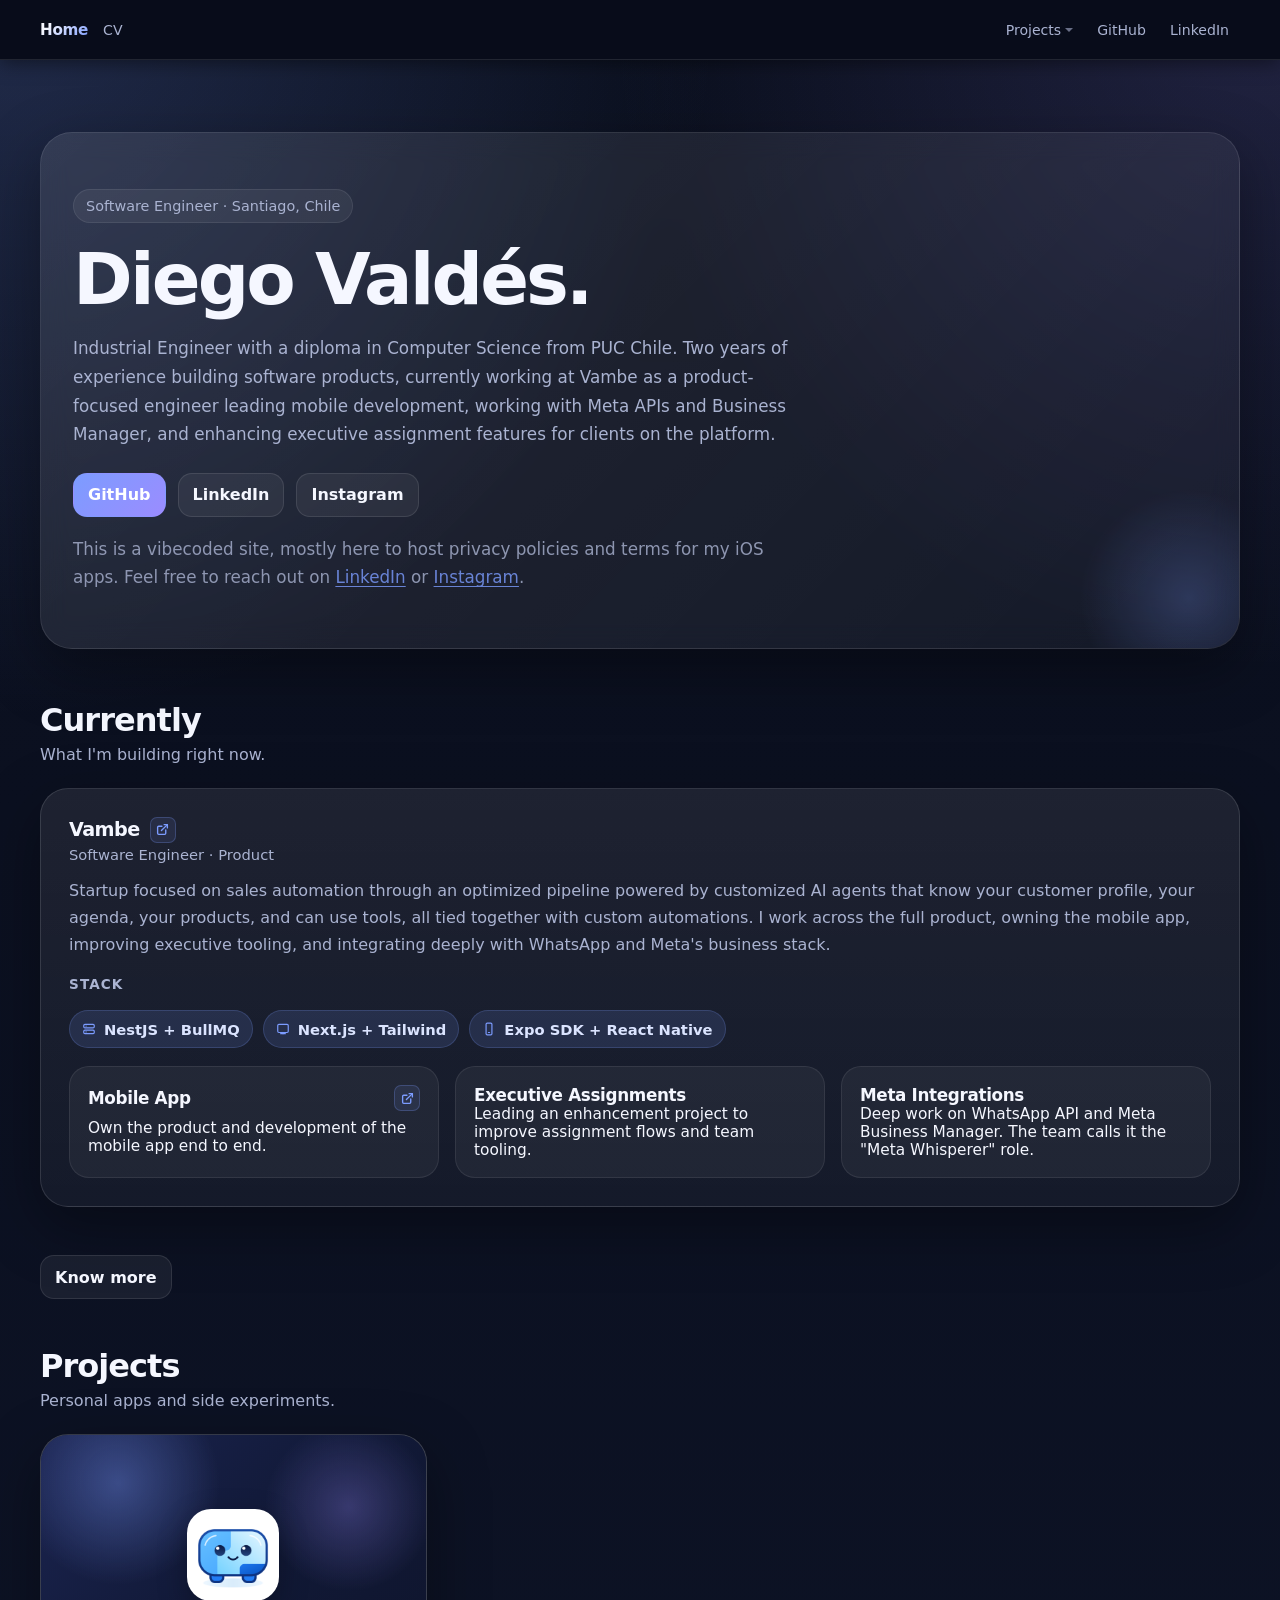
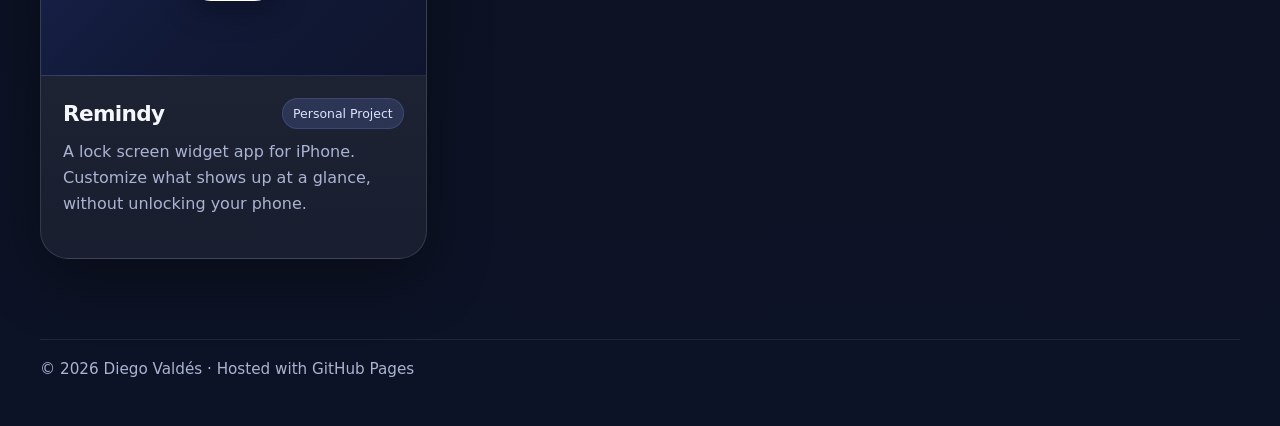
<file: index.html>
<!doctype html>
<html lang="en">
  <head>
    <meta charset="UTF-8" />
    <meta http-equiv="refresh" content="0; url=/home/" />
    <script>window.location.replace('/home/');</script>
  </head>
  <body></body>
</html>
</file>
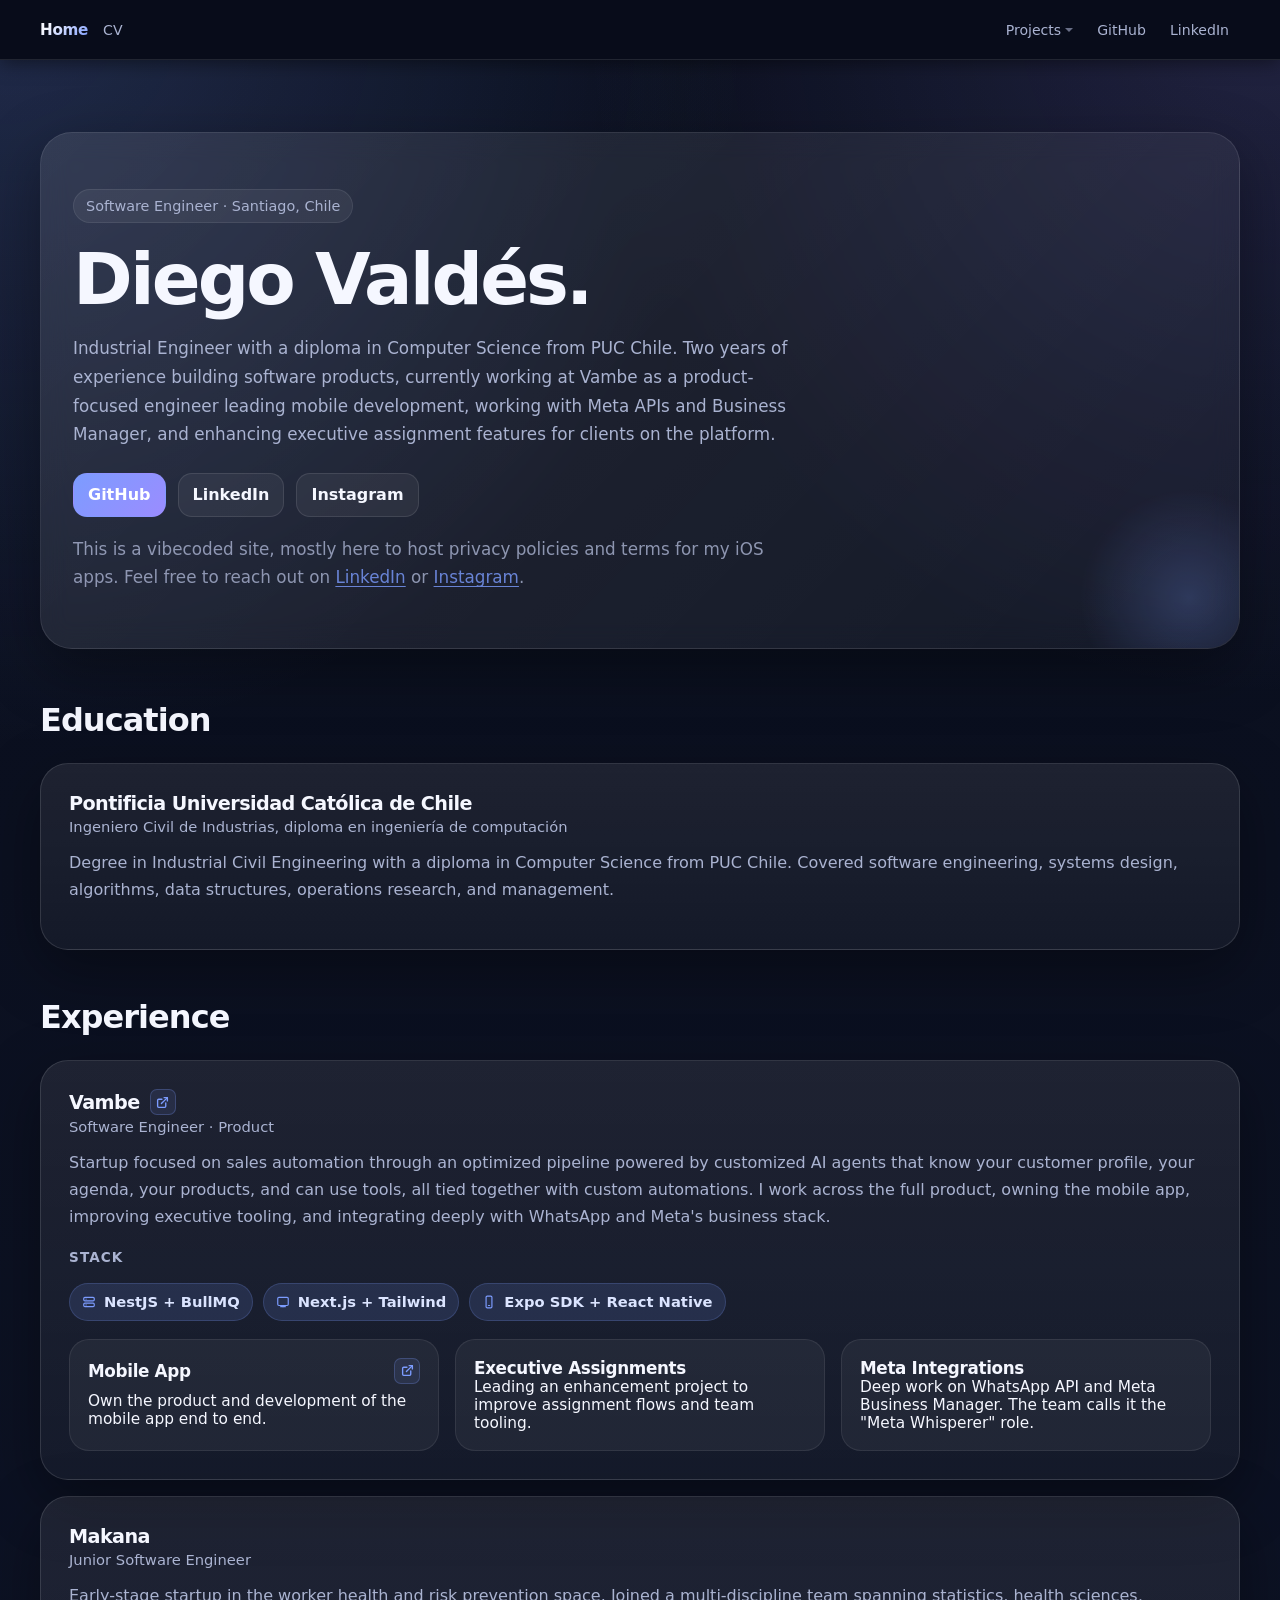
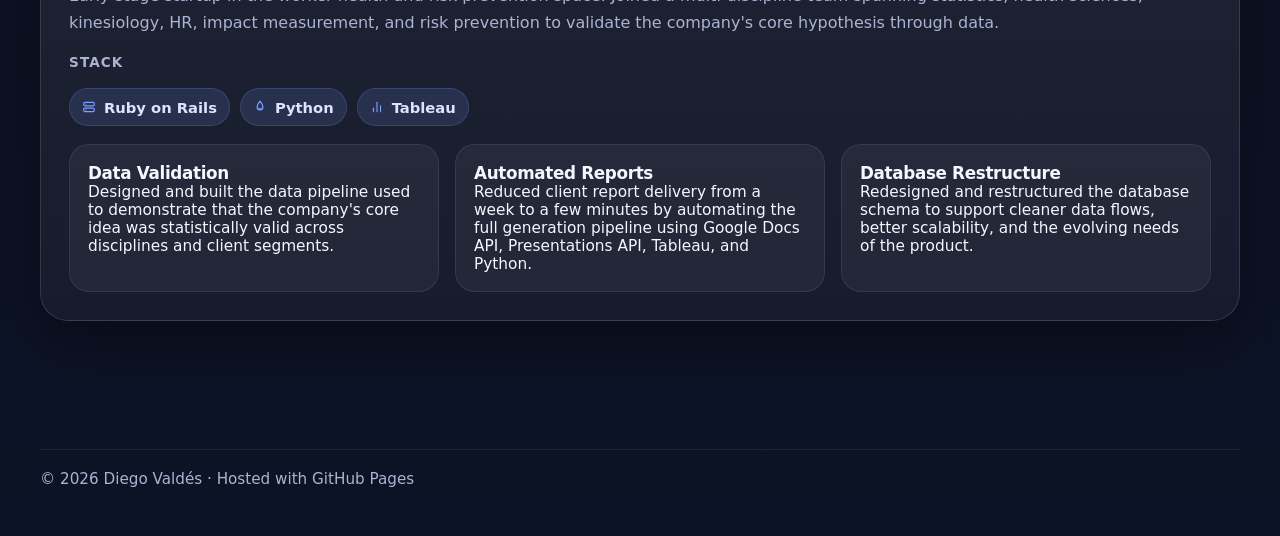
<file: cv/index.html>
<!doctype html>
<html lang="en">
<head>
  <meta charset="UTF-8" />
  <meta name="viewport" content="width=device-width, initial-scale=1.0" />
  <title>Diego Valdés · CV</title>
  <meta name="description" content="Curriculum vitae of Diego Valdés, Software Engineer from Chile." />
  <meta property="og:title" content="Diego Valdés · CV" />
  <meta property="og:type" content="website" />
  <meta property="og:url" content="https://dvaldesg.github.io/cv/" />
  <link rel="icon" href="/assets/gh-pfp.png" />
  <link rel="stylesheet" href="/css/styles.css" />
  <script src="/components/site-nav.js" defer></script>
  <script src="/components/site-footer.js" defer></script>
  <script src="/components/page-hero.js" defer></script>
  <script src="/components/vambe-experience.js" defer></script>
  <script src="/components/makana-experience.js" defer></script>
</head>
<body>
  <site-nav></site-nav>

  <page-hero></page-hero>

  <main class="section">
    <div class="container">

      <div class="section-header">
        <div><h2>Education</h2></div>
      </div>

      <div class="exp-list">
        <article class="exp-card">
          <div class="exp-header">
            <div>
              <div class="exp-company">Pontificia Universidad Católica de Chile</div>
              <div class="exp-role">Ingeniero Civil de Industrias, diploma en ingeniería de computación</div>
            </div>
          </div>
          <p class="exp-description">
            Degree in Industrial Civil Engineering with a diploma in Computer Science from PUC Chile.
            Covered software engineering, systems design, algorithms, data structures,
            operations research, and management.
          </p>
        </article>
      </div>

      <div class="section-header">
        <div><h2>Experience</h2></div>
      </div>

      <div class="exp-list">
        <vambe-experience></vambe-experience>
        <makana-experience></makana-experience>
      </div>

    </div>
  </main>

  <site-footer></site-footer>
</body>
</html>
</file>
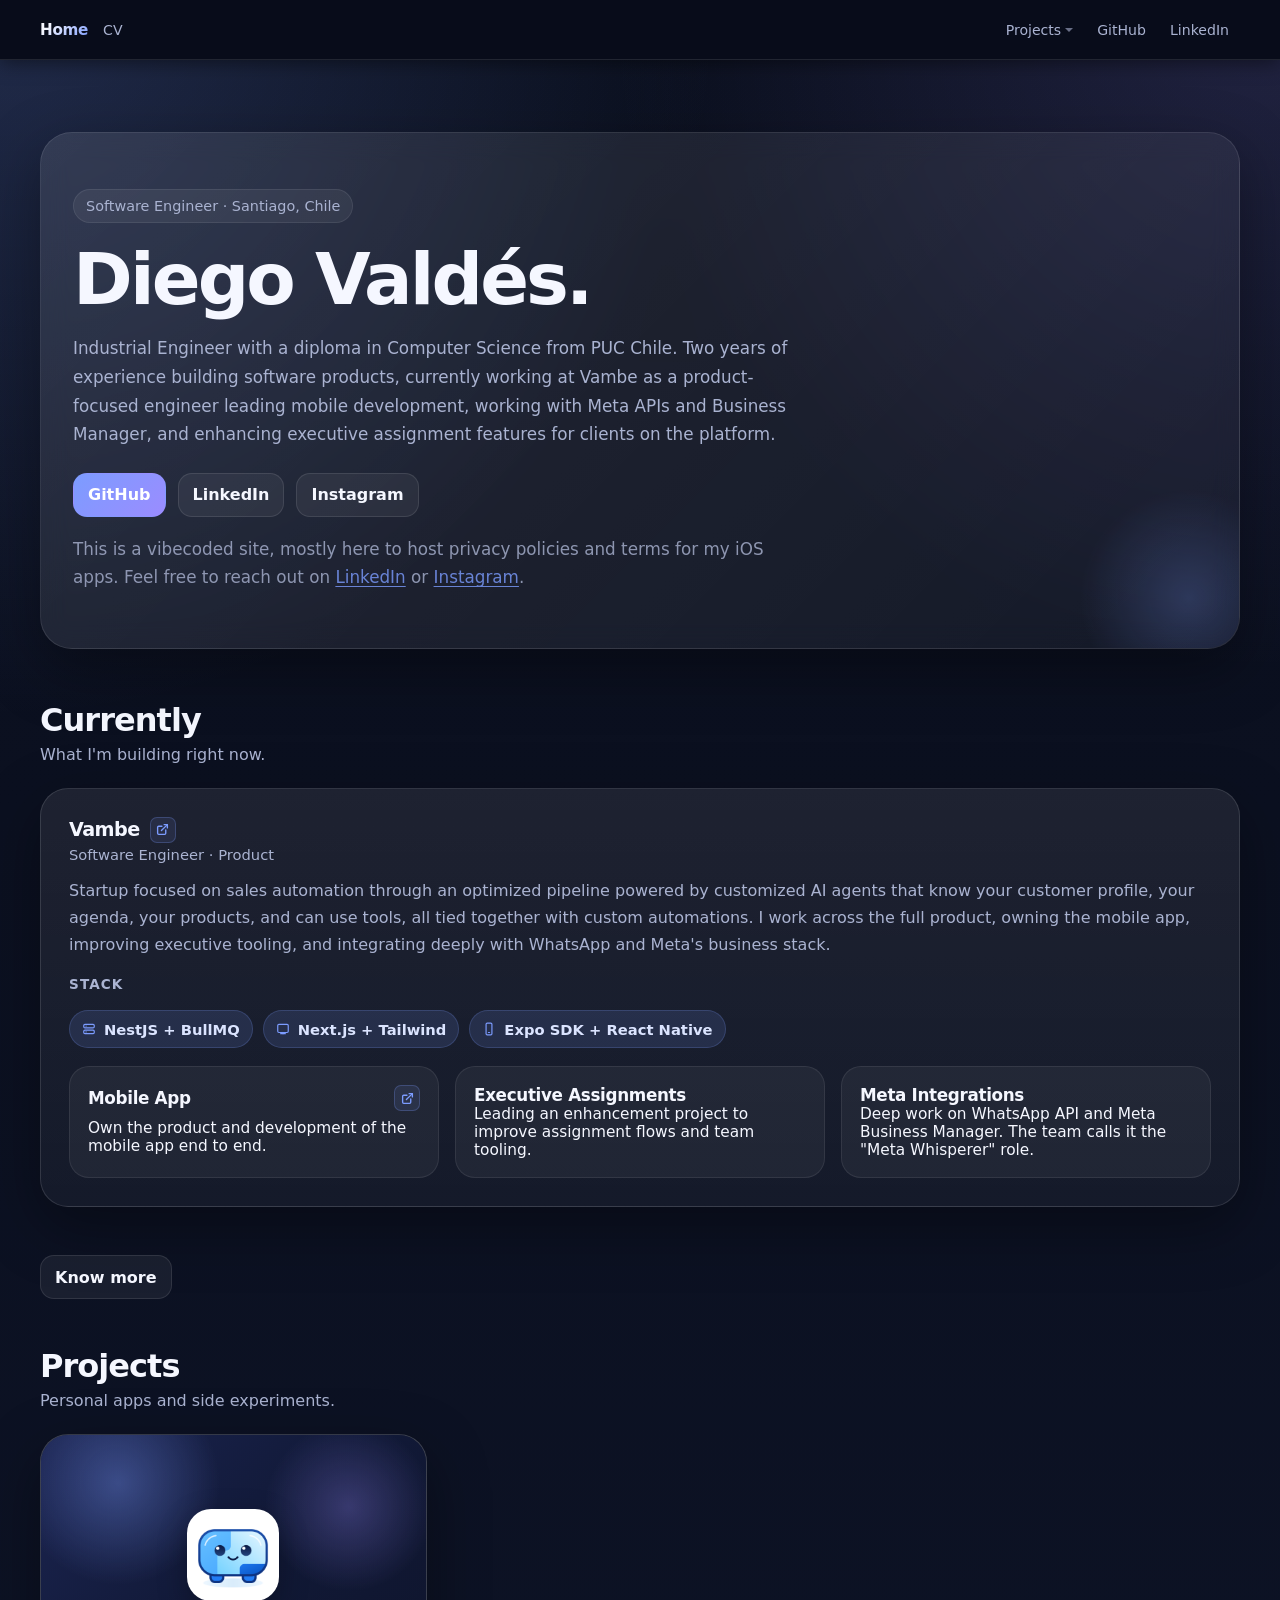
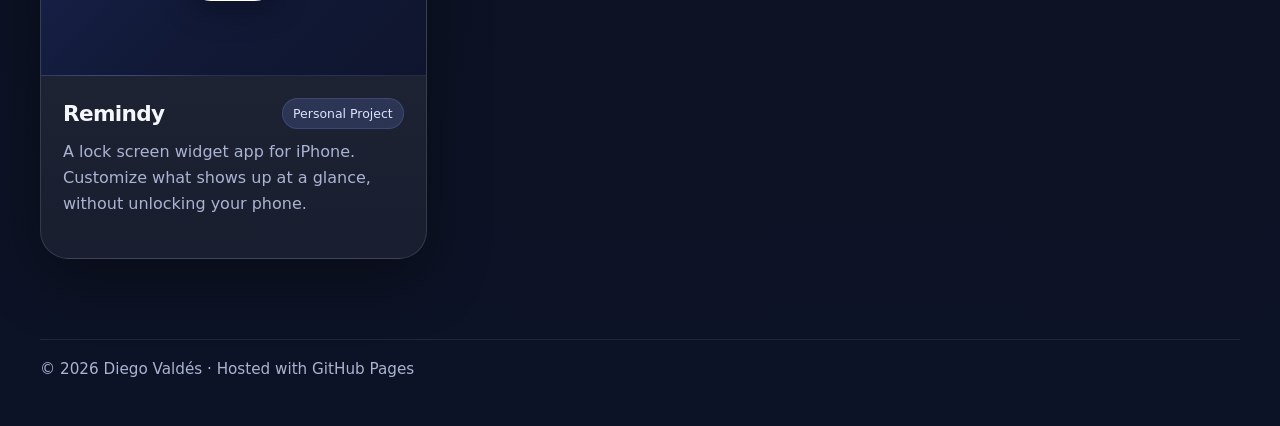
<file: home/index.html>
<!doctype html>
<html lang="en">
  <head>
    <meta charset="UTF-8" />
    <meta name="viewport" content="width=device-width, initial-scale=1.0" />
    <title>Diego Valdés · Software Engineer</title>
    <meta name="description" content="Diego Valdés, Software Engineer from Chile. Building mobile and integrations at Vambe." />
    <meta property="og:title" content="Diego Valdés · Software Engineer" />
    <meta property="og:description" content="Diego Valdés, Software Engineer from Chile. Building mobile and integrations at Vambe." />
    <meta property="og:type" content="website" />
    <meta property="og:url" content="https://dvaldesg.github.io/home/" />
    <link rel="icon" href="/assets/gh-pfp.png" />
    <link rel="stylesheet" href="/css/styles.css" />
    <script src="/components/site-nav.js" defer></script>
    <script src="/components/site-footer.js" defer></script>
    <script src="/components/page-hero.js" defer></script>
    <script src="/components/vambe-experience.js" defer></script>
    <script src="/components/app-card.js" defer></script>
  </head>
  <body>
    <site-nav></site-nav>

    <page-hero></page-hero>

    <main class="section">
      <div class="container">
        <div class="section-header">
          <div>
            <h2>Currently</h2>
            <p>What I'm building right now.</p>
          </div>
        </div>

        <div class="exp-list">
          <vambe-experience></vambe-experience>
        </div>

        <div class="section-cta">
          <a class="button" href="/cv/">Know more</a>
        </div>

        <div class="section-header" id="projects">
          <div>
            <h2>Projects</h2>
            <p>Personal apps and side experiments.</p>
          </div>
        </div>

        <section class="apps-grid">
          <app-card
            href="/remindy/"
            logo="/assets/remindy-app-logo.png"
            placeholder="R"
            title="Remindy"
            badge="Personal Project"
            description="A lock screen widget app for iPhone. Customize what shows up at a glance, without unlocking your phone."
          ></app-card>
        </section>
      </div>
    </main>

    <site-footer></site-footer>
  </body>
</html>
</file>
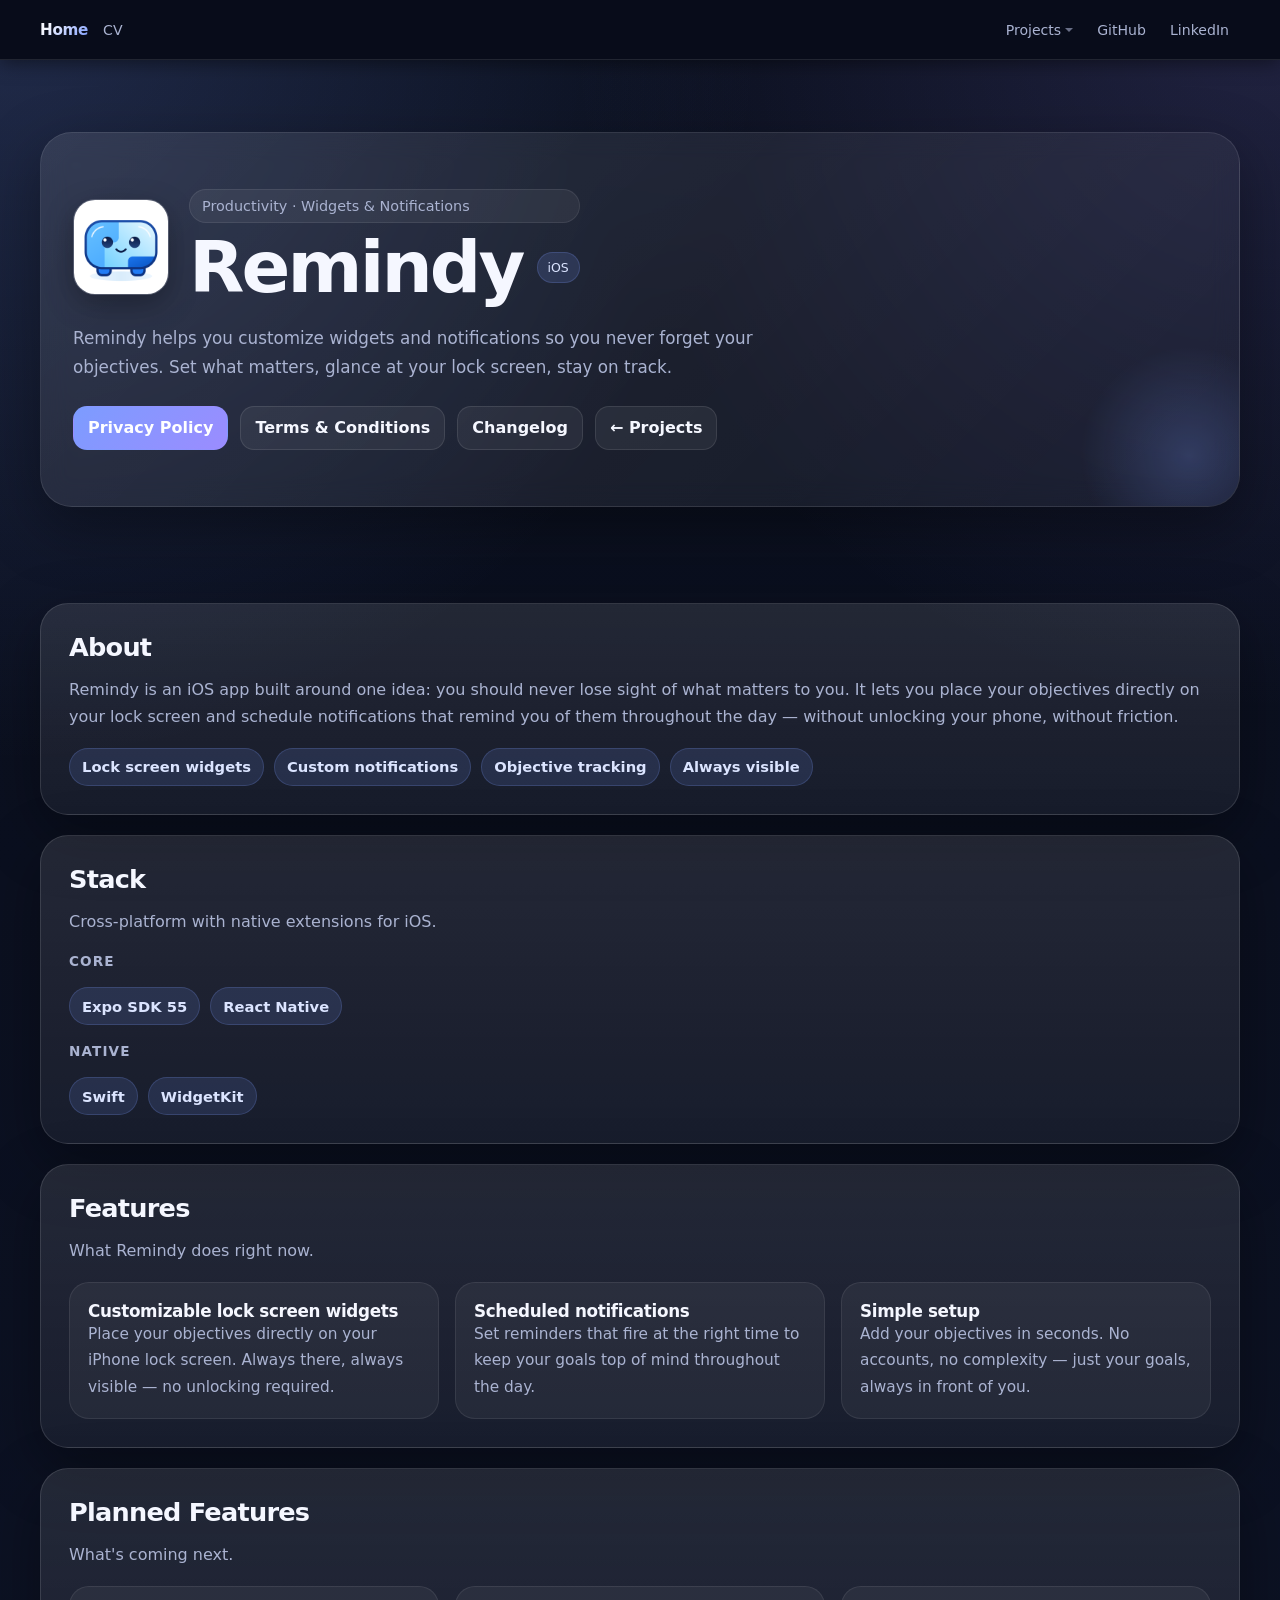
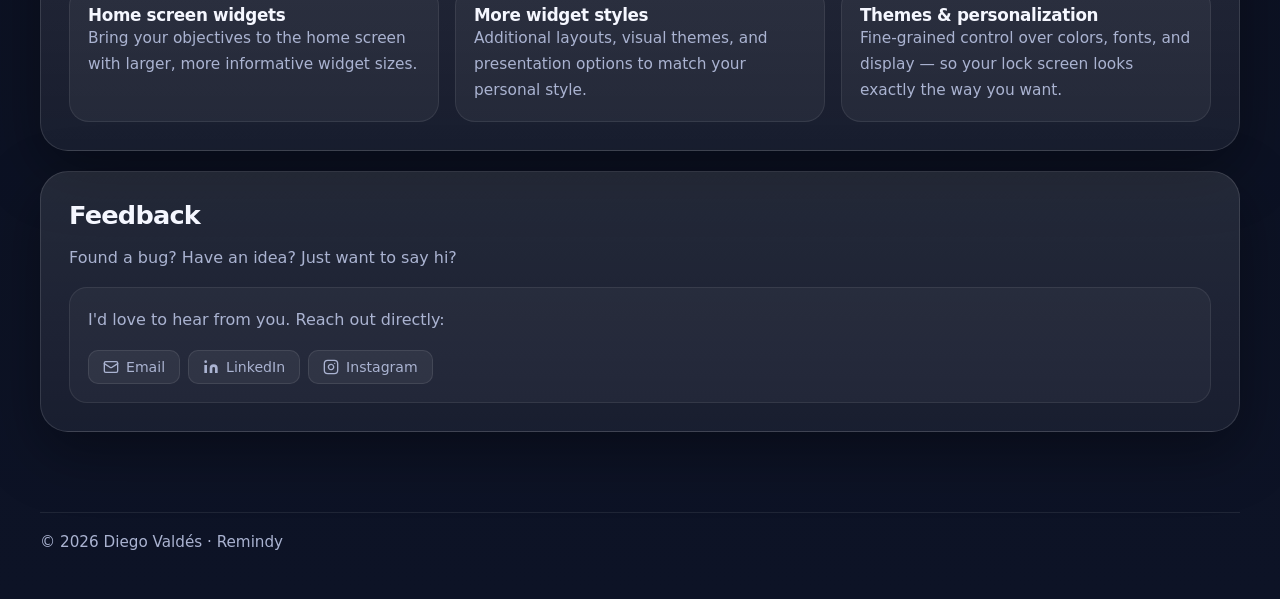
<file: remindy/index.html>
<!doctype html>
<html lang="en">
  <head>
    <meta charset="UTF-8" />
    <meta name="viewport" content="width=device-width, initial-scale=1.0" />
    <title>Remindy · Never Forget Your Objectives</title>
    <meta
      name="description"
      content="Remindy helps you customize widgets and notifications so you never forget your objectives. Set what matters, glance at your lock screen, stay on track."
    />
    <meta
      property="og:title"
      content="Remindy · Never Forget Your Objectives"
    />
    <meta
      property="og:description"
      content="Customize widgets and notifications so you never forget your objectives."
    />
    <meta property="og:type" content="website" />
    <meta property="og:url" content="https://dvaldesg.github.io/remindy/" />
    <meta
      property="og:image"
      content="https://dvaldesg.github.io/assets/remindy-app-logo.png"
    />
    <link rel="icon" href="/assets/remindy-app-logo.png" />
    <link rel="stylesheet" href="/css/styles.css" />
    <script src="/components/site-nav.js"></script>
    <script src="/components/site-footer.js"></script>
  </head>
  <body>
    <site-nav></site-nav>

    <header class="hero">
      <div class="container">
        <div class="hero-inner">
          <div class="app-hero-top">
            <img
              class="app-hero-logo"
              src="/assets/remindy-app-logo.png"
              alt="Remindy app icon"
            />
            <div class="app-hero-meta">
              <div class="eyebrow">
                Productivity · Widgets &amp; Notifications
              </div>
              <div class="app-hero-title-row">
                <h1>Remindy</h1>
                <span class="badge">iOS</span>
              </div>
            </div>
          </div>
          <p>
            Remindy helps you customize widgets and notifications so you never
            forget your objectives. Set what matters, glance at your lock
            screen, stay on track.
          </p>
          <div class="top-actions">
            <a class="button primary" href="/remindy/privacy-policy/"
              >Privacy Policy</a
            >
            <a class="button" href="/remindy/terms/">Terms &amp; Conditions</a>
            <a class="button" href="/remindy/changelog/">Changelog</a>
            <a class="button" href="/#projects">← Projects</a>
          </div>
        </div>
      </div>
    </header>

    <main class="page-shell">
      <div class="container">
        <div class="page-grid">
          <section class="content-card">
            <h2>About</h2>
            <p>
              Remindy is an iOS app built around one idea: you should never lose
              sight of what matters to you. It lets you place your objectives
              directly on your lock screen and schedule notifications that
              remind you of them throughout the day — without unlocking your
              phone, without friction.
            </p>
            <div class="pill-row">
              <span class="pill">Lock screen widgets</span>
              <span class="pill">Custom notifications</span>
              <span class="pill">Objective tracking</span>
              <span class="pill">Always visible</span>
            </div>
          </section>

          <section class="content-card">
            <h2>Stack</h2>
            <p>Cross-platform with native extensions for iOS.</p>
            <div class="stack-section">
              <div class="stack-label">Core</div>
              <div class="pill-row">
                <span class="pill">Expo SDK 55</span>
                <span class="pill">React Native</span>
              </div>
            </div>
            <div class="stack-section">
              <div class="stack-label">Native</div>
              <div class="pill-row">
                <span class="pill">Swift</span>
                <span class="pill">WidgetKit</span>
              </div>
            </div>
          </section>

          <section class="content-card">
            <h2>Features</h2>
            <p>What Remindy does right now.</p>
            <div class="feature-grid">
              <article class="feature-item">
                <h3>Customizable lock screen widgets</h3>
                <p>
                  Place your objectives directly on your iPhone lock screen.
                  Always there, always visible — no unlocking required.
                </p>
              </article>
              <article class="feature-item">
                <h3>Scheduled notifications</h3>
                <p>
                  Set reminders that fire at the right time to keep your goals
                  top of mind throughout the day.
                </p>
              </article>
              <article class="feature-item">
                <h3>Simple setup</h3>
                <p>
                  Add your objectives in seconds. No accounts, no complexity —
                  just your goals, always in front of you.
                </p>
              </article>
            </div>
          </section>

          <section class="content-card">
            <h2>Planned Features</h2>
            <p>What's coming next.</p>
            <div class="feature-grid">
              <article class="feature-item">
                <h3>Home screen widgets</h3>
                <p>
                  Bring your objectives to the home screen with larger, more
                  informative widget sizes.
                </p>
              </article>
              <article class="feature-item">
                <h3>More widget styles</h3>
                <p>
                  Additional layouts, visual themes, and presentation options to
                  match your personal style.
                </p>
              </article>
              <article class="feature-item">
                <h3>Themes &amp; personalization</h3>
                <p>
                  Fine-grained control over colors, fonts, and display — so your
                  lock screen looks exactly the way you want.
                </p>
              </article>
            </div>
          </section>

          <section class="content-card">
            <h2>Feedback</h2>
            <p>Found a bug? Have an idea? Just want to say hi?</p>
            <div class="contact-box">
              <p>I'd love to hear from you. Reach out directly:</p>
              <div class="contact-links">
                <a href="mailto:diego.valdes.g@icloud.com" class="contact-link-btn">
                  <svg xmlns="http://www.w3.org/2000/svg" width="16" height="16" viewBox="0 0 24 24" fill="none" stroke="currentColor" stroke-width="2" stroke-linecap="round" stroke-linejoin="round"><rect width="20" height="16" x="2" y="4" rx="2"/><path d="m22 7-8.97 5.7a1.94 1.94 0 0 1-2.06 0L2 7"/></svg>
                  Email
                </a>
                <a href="https://linkedin.com/in/diego-valdes-ganga" target="_blank" rel="noopener" class="contact-link-btn">
                  <svg xmlns="http://www.w3.org/2000/svg" width="16" height="16" viewBox="0 0 24 24" fill="currentColor"><path d="M16 8a6 6 0 0 1 6 6v7h-4v-7a2 2 0 0 0-2-2 2 2 0 0 0-2 2v7h-4v-7a6 6 0 0 1 6-6z"/><rect width="4" height="12" x="2" y="9"/><circle cx="4" cy="4" r="2"/></svg>
                  LinkedIn
                </a>
                <a href="https://instagram.com/dvaldesg" target="_blank" rel="noopener" class="contact-link-btn">
                  <svg xmlns="http://www.w3.org/2000/svg" width="16" height="16" viewBox="0 0 24 24" fill="none" stroke="currentColor" stroke-width="2" stroke-linecap="round" stroke-linejoin="round"><rect width="20" height="20" x="2" y="2" rx="5" ry="5"/><path d="M16 11.37A4 4 0 1 1 12.63 8 4 4 0 0 1 16 11.37z"/><line x1="17.5" x2="17.51" y1="6.5" y2="6.5"/></svg>
                  Instagram
                </a>
              </div>
            </div>
          </section>
        </div>
      </div>
    </main>

    <site-footer suffix="Remindy"></site-footer>
  </body>
</html>
</file>
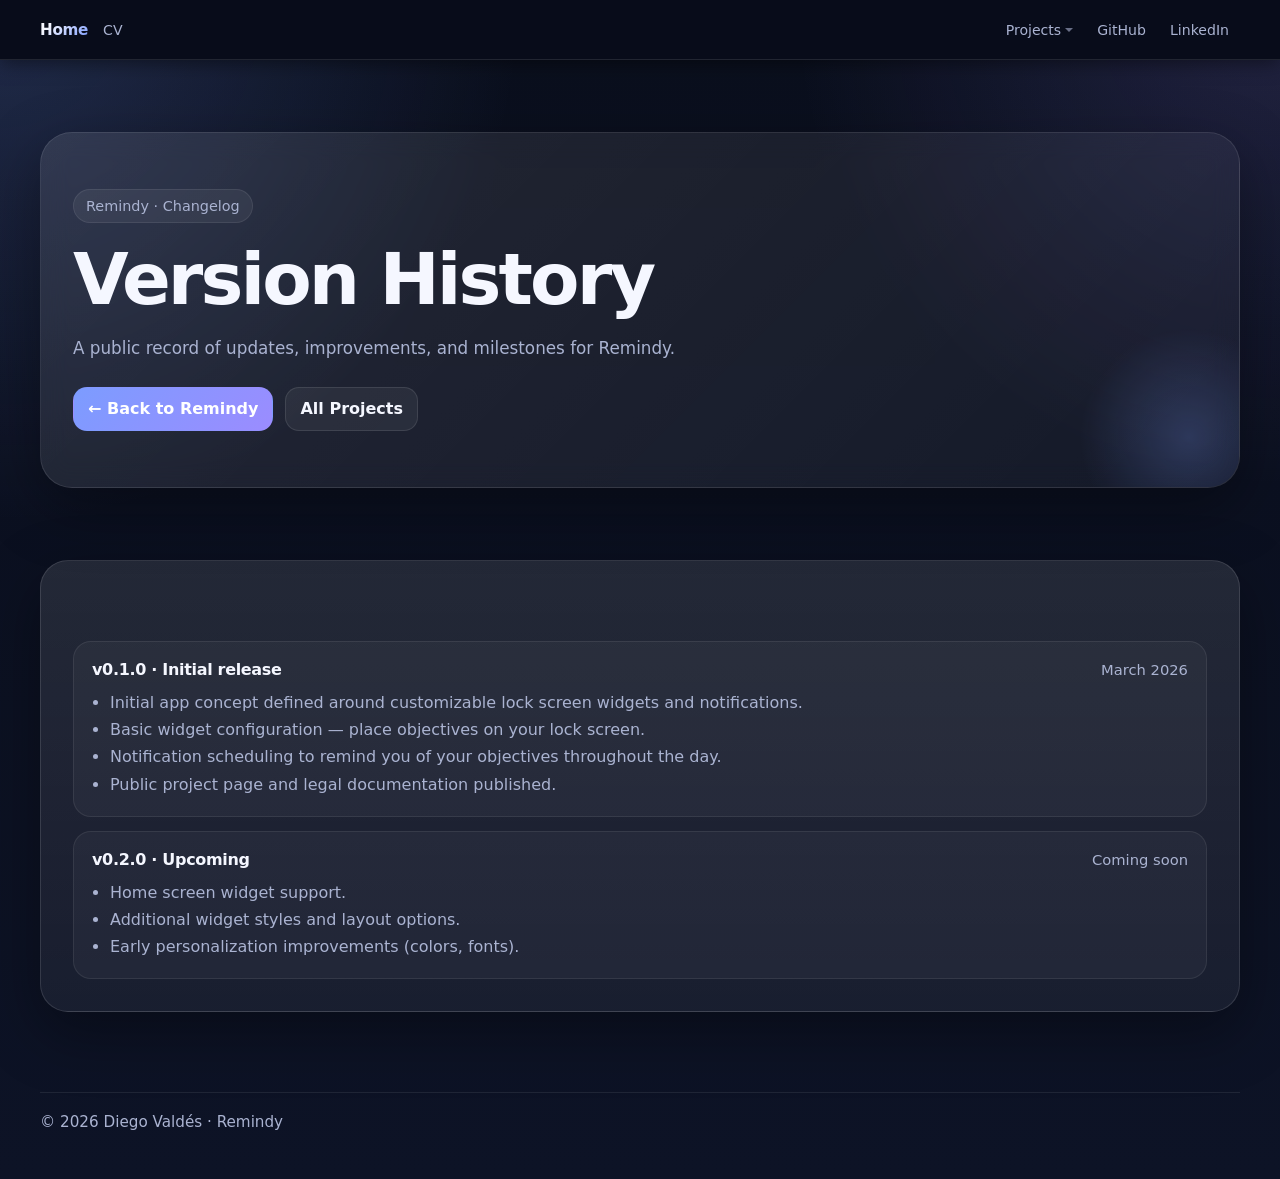
<file: remindy/changelog/index.html>
<!doctype html>
<html lang="en">
<head>
  <meta charset="UTF-8" />
  <meta name="viewport" content="width=device-width, initial-scale=1.0" />
  <title>Remindy · Changelog</title>
  <meta
    name="description"
    content="Version history and release notes for Remindy."
  />
  <meta property="og:title" content="Remindy · Changelog" />
  <meta property="og:type" content="website" />
  <meta property="og:url" content="https://dvaldesg.github.io/remindy/changelog/" />
  <link rel="icon" href="/assets/remindy-app-logo.png" />
  <link rel="stylesheet" href="/css/styles.css" />
  <script src="/components/site-nav.js"></script>
  <script src="/components/site-footer.js"></script>
</head>
<body>
  <site-nav></site-nav>

  <header class="hero">
    <div class="container">
      <div class="hero-inner">
        <div class="eyebrow">Remindy · Changelog</div>
        <h1>Version History</h1>
        <p>A public record of updates, improvements, and milestones for Remindy.</p>
        <div class="top-actions">
          <a class="button primary" href="/remindy/">← Back to Remindy</a>
          <a class="button" href="/">All Projects</a>
        </div>
      </div>
    </div>
  </header>

  <main class="legal-shell">
    <div class="container">
      <article class="legal-card">
        <div class="legal-content">

          <div class="changelog-list">
            <article class="changelog-item">
              <div class="changelog-item-header">
                <div class="changelog-version">v0.1.0 · Initial release</div>
                <div class="changelog-date">March 2026</div>
              </div>
              <ul>
                <li>Initial app concept defined around customizable lock screen widgets and notifications.</li>
                <li>Basic widget configuration — place objectives on your lock screen.</li>
                <li>Notification scheduling to remind you of your objectives throughout the day.</li>
                <li>Public project page and legal documentation published.</li>
              </ul>
            </article>

            <article class="changelog-item">
              <div class="changelog-item-header">
                <div class="changelog-version">v0.2.0 · Upcoming</div>
                <div class="changelog-date">Coming soon</div>
              </div>
              <ul>
                <li>Home screen widget support.</li>
                <li>Additional widget styles and layout options.</li>
                <li>Early personalization improvements (colors, fonts).</li>
              </ul>
            </article>
          </div>

        </div>
      </article>
    </div>
  </main>

  <site-footer suffix="Remindy"></site-footer>
</body>
</html>
</file>
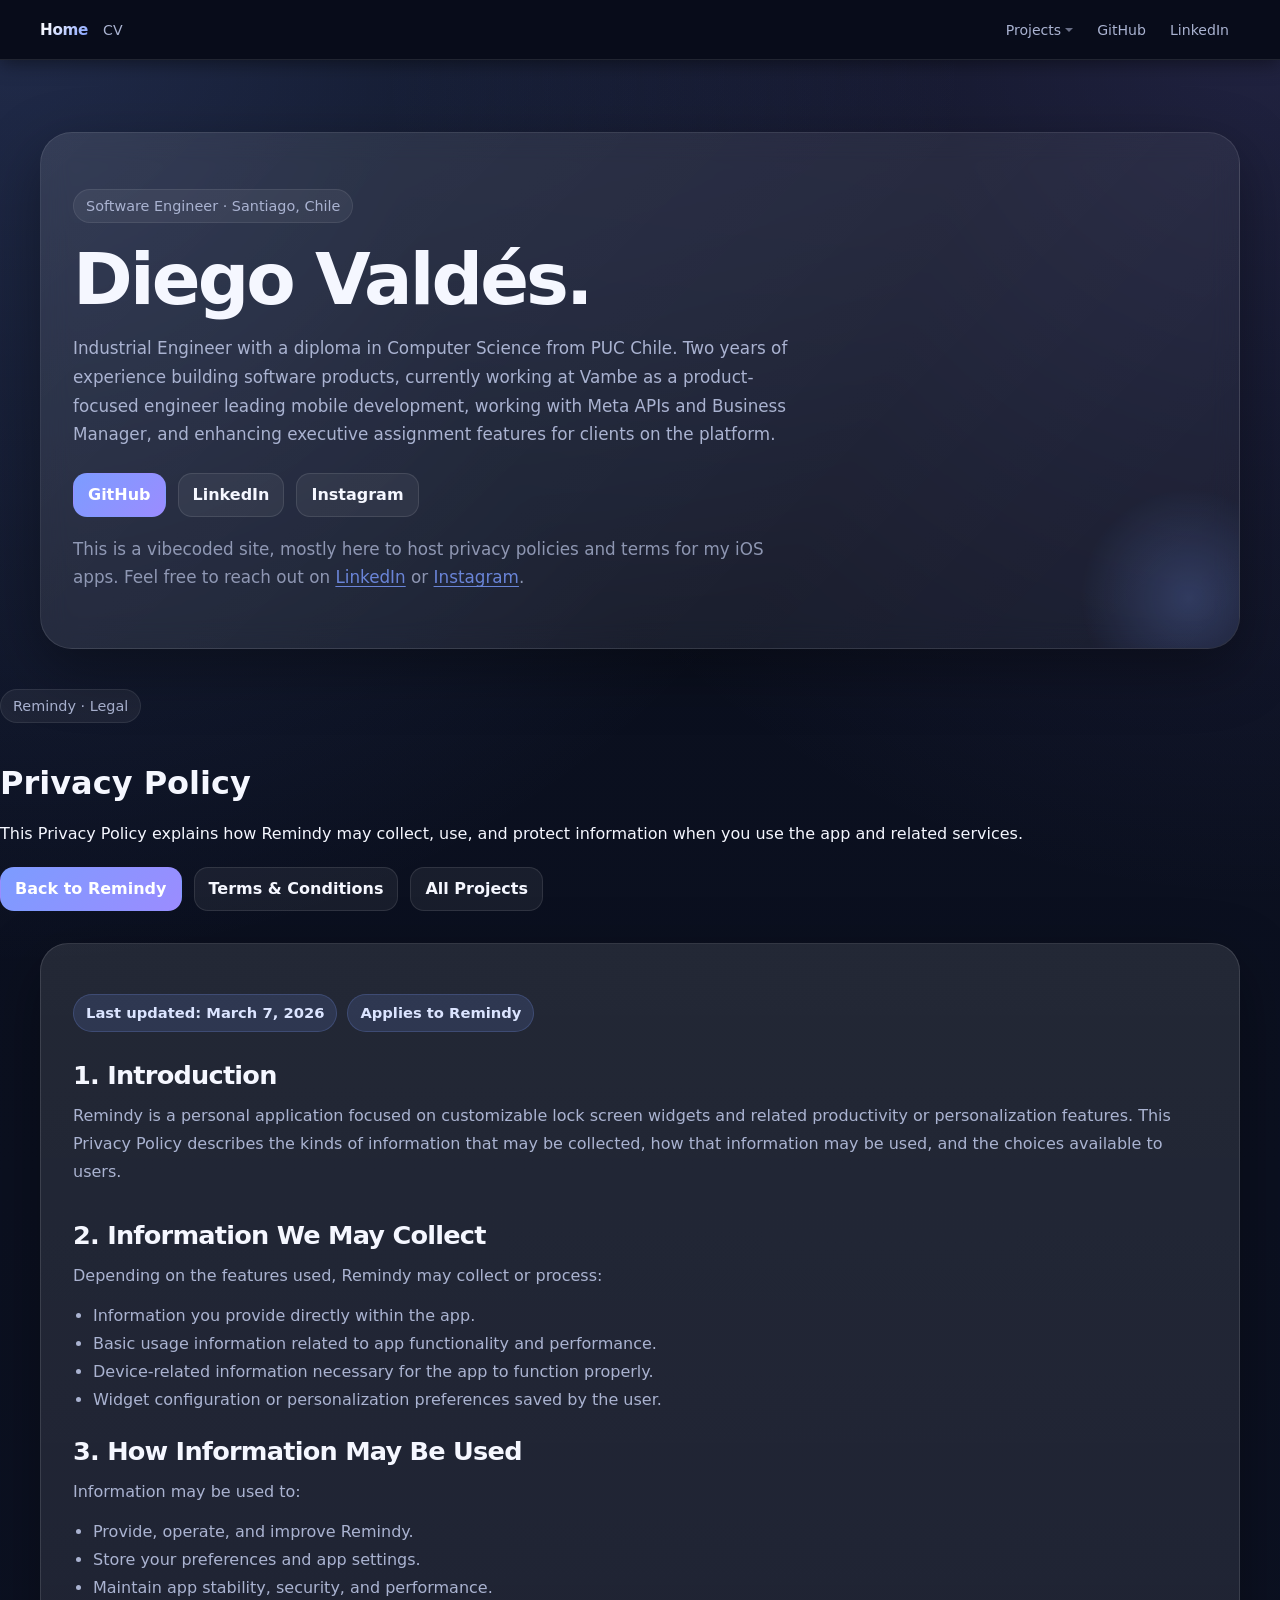
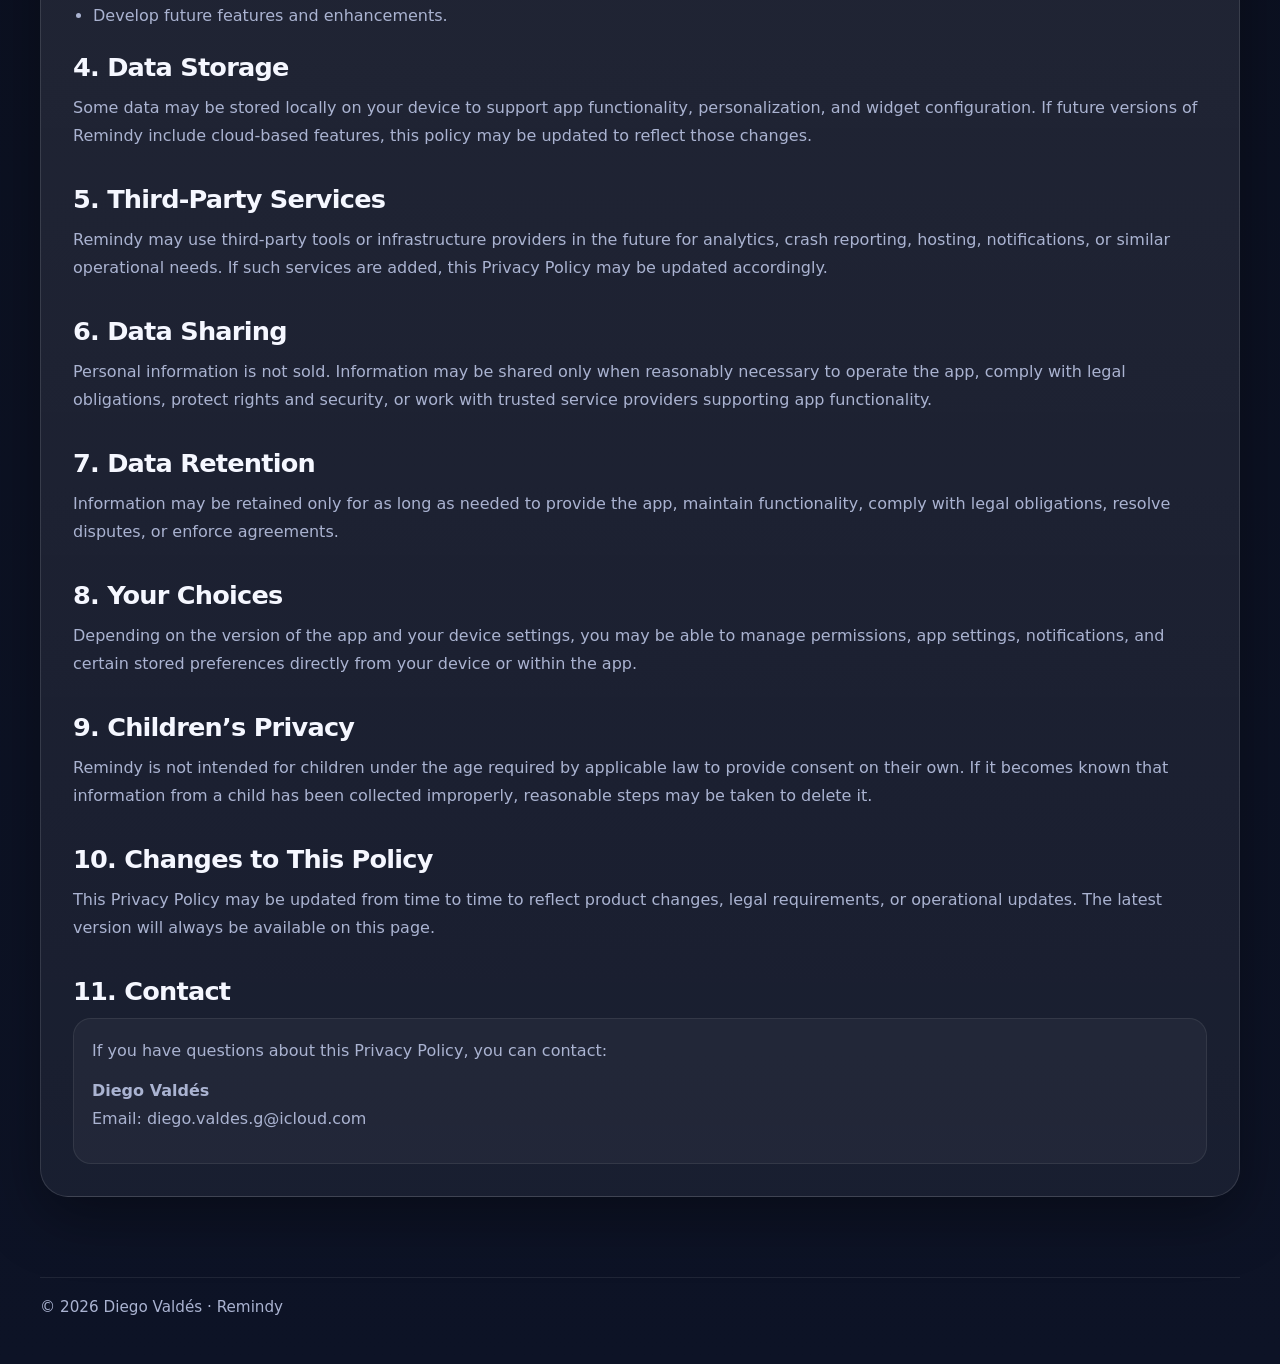
<file: remindy/privacy-policy/index.html>
<!doctype html>
<html lang="en">
<head>
  <meta charset="UTF-8" />
  <meta name="viewport" content="width=device-width, initial-scale=1.0" />
  <title>Remindy · Privacy Policy</title>
  <meta
    name="description"
    content="Privacy Policy for Remindy."
  />
  <meta property="og:title" content="Remindy · Privacy Policy" />
  <meta property="og:type" content="website" />
  <meta property="og:url" content="https://dvaldesg.github.io/remindy/privacy-policy/" />
  <link rel="icon" href="/assets/remindy-app-logo.png" />
  <link rel="stylesheet" href="/css/styles.css" />
  <script src="/components/site-nav.js"></script>
  <script src="/components/site-footer.js"></script>
  <script src="/components/page-hero.js"></script>
</head>
<body>
  <site-nav></site-nav>

  <page-hero>
    <div class="eyebrow">Remindy · Legal</div>
    <h1>Privacy Policy</h1>
    <p>
      This Privacy Policy explains how Remindy may collect, use, and protect information
      when you use the app and related services.
    </p>
    <div class="top-actions">
      <a class="button primary" href="/remindy/">Back to Remindy</a>
      <a class="button" href="/remindy/terms/">Terms & Conditions</a>
      <a class="button" href="/">All Projects</a>
    </div>
  </page-hero>

  <main class="legal-shell">
    <div class="container">
      <article class="legal-card">
        <div class="legal-meta">
          <span class="legal-pill">Last updated: March 7, 2026</span>
          <span class="legal-pill">Applies to Remindy</span>
        </div>

        <div class="legal-content">
          <section class="legal-section">
            <h2>1. Introduction</h2>
            <p>
              Remindy is a personal application focused on customizable lock screen widgets and
              related productivity or personalization features. This Privacy Policy describes the
              kinds of information that may be collected, how that information may be used, and
              the choices available to users.
            </p>
          </section>

          <section class="legal-section">
            <h2>2. Information We May Collect</h2>
            <p>Depending on the features used, Remindy may collect or process:</p>
            <ul>
              <li>Information you provide directly within the app.</li>
              <li>Basic usage information related to app functionality and performance.</li>
              <li>Device-related information necessary for the app to function properly.</li>
              <li>Widget configuration or personalization preferences saved by the user.</li>
            </ul>
          </section>

          <section class="legal-section">
            <h2>3. How Information May Be Used</h2>
            <p>Information may be used to:</p>
            <ul>
              <li>Provide, operate, and improve Remindy.</li>
              <li>Store your preferences and app settings.</li>
              <li>Maintain app stability, security, and performance.</li>
              <li>Develop future features and enhancements.</li>
            </ul>
          </section>

          <section class="legal-section">
            <h2>4. Data Storage</h2>
            <p>
              Some data may be stored locally on your device to support app functionality,
              personalization, and widget configuration. If future versions of Remindy include
              cloud-based features, this policy may be updated to reflect those changes.
            </p>
          </section>

          <section class="legal-section">
            <h2>5. Third-Party Services</h2>
            <p>
              Remindy may use third-party tools or infrastructure providers in the future for
              analytics, crash reporting, hosting, notifications, or similar operational needs.
              If such services are added, this Privacy Policy may be updated accordingly.
            </p>
          </section>

          <section class="legal-section">
            <h2>6. Data Sharing</h2>
            <p>
              Personal information is not sold. Information may be shared only when reasonably
              necessary to operate the app, comply with legal obligations, protect rights and
              security, or work with trusted service providers supporting app functionality.
            </p>
          </section>

          <section class="legal-section">
            <h2>7. Data Retention</h2>
            <p>
              Information may be retained only for as long as needed to provide the app,
              maintain functionality, comply with legal obligations, resolve disputes, or enforce
              agreements.
            </p>
          </section>

          <section class="legal-section">
            <h2>8. Your Choices</h2>
            <p>
              Depending on the version of the app and your device settings, you may be able to
              manage permissions, app settings, notifications, and certain stored preferences
              directly from your device or within the app.
            </p>
          </section>

          <section class="legal-section">
            <h2>9. Children’s Privacy</h2>
            <p>
              Remindy is not intended for children under the age required by applicable law to
              provide consent on their own. If it becomes known that information from a child has
              been collected improperly, reasonable steps may be taken to delete it.
            </p>
          </section>

          <section class="legal-section">
            <h2>10. Changes to This Policy</h2>
            <p>
              This Privacy Policy may be updated from time to time to reflect product changes,
              legal requirements, or operational updates. The latest version will always be
              available on this page.
            </p>
          </section>

          <section class="legal-section">
            <h2>11. Contact</h2>
            <div class="contact-box">
              <p>
                If you have questions about this Privacy Policy, you can contact:
              </p>
              <p>
                <strong>Diego Valdés</strong><br />
                Email: <a href="mailto:diego.valdes.g@icloud.com">diego.valdes.g@icloud.com</a>
              </p>
            </div>
          </section>
        </div>
      </article>
    </div>
  </main>

  <site-footer suffix="Remindy"></site-footer>
</body>
</html>
</file>
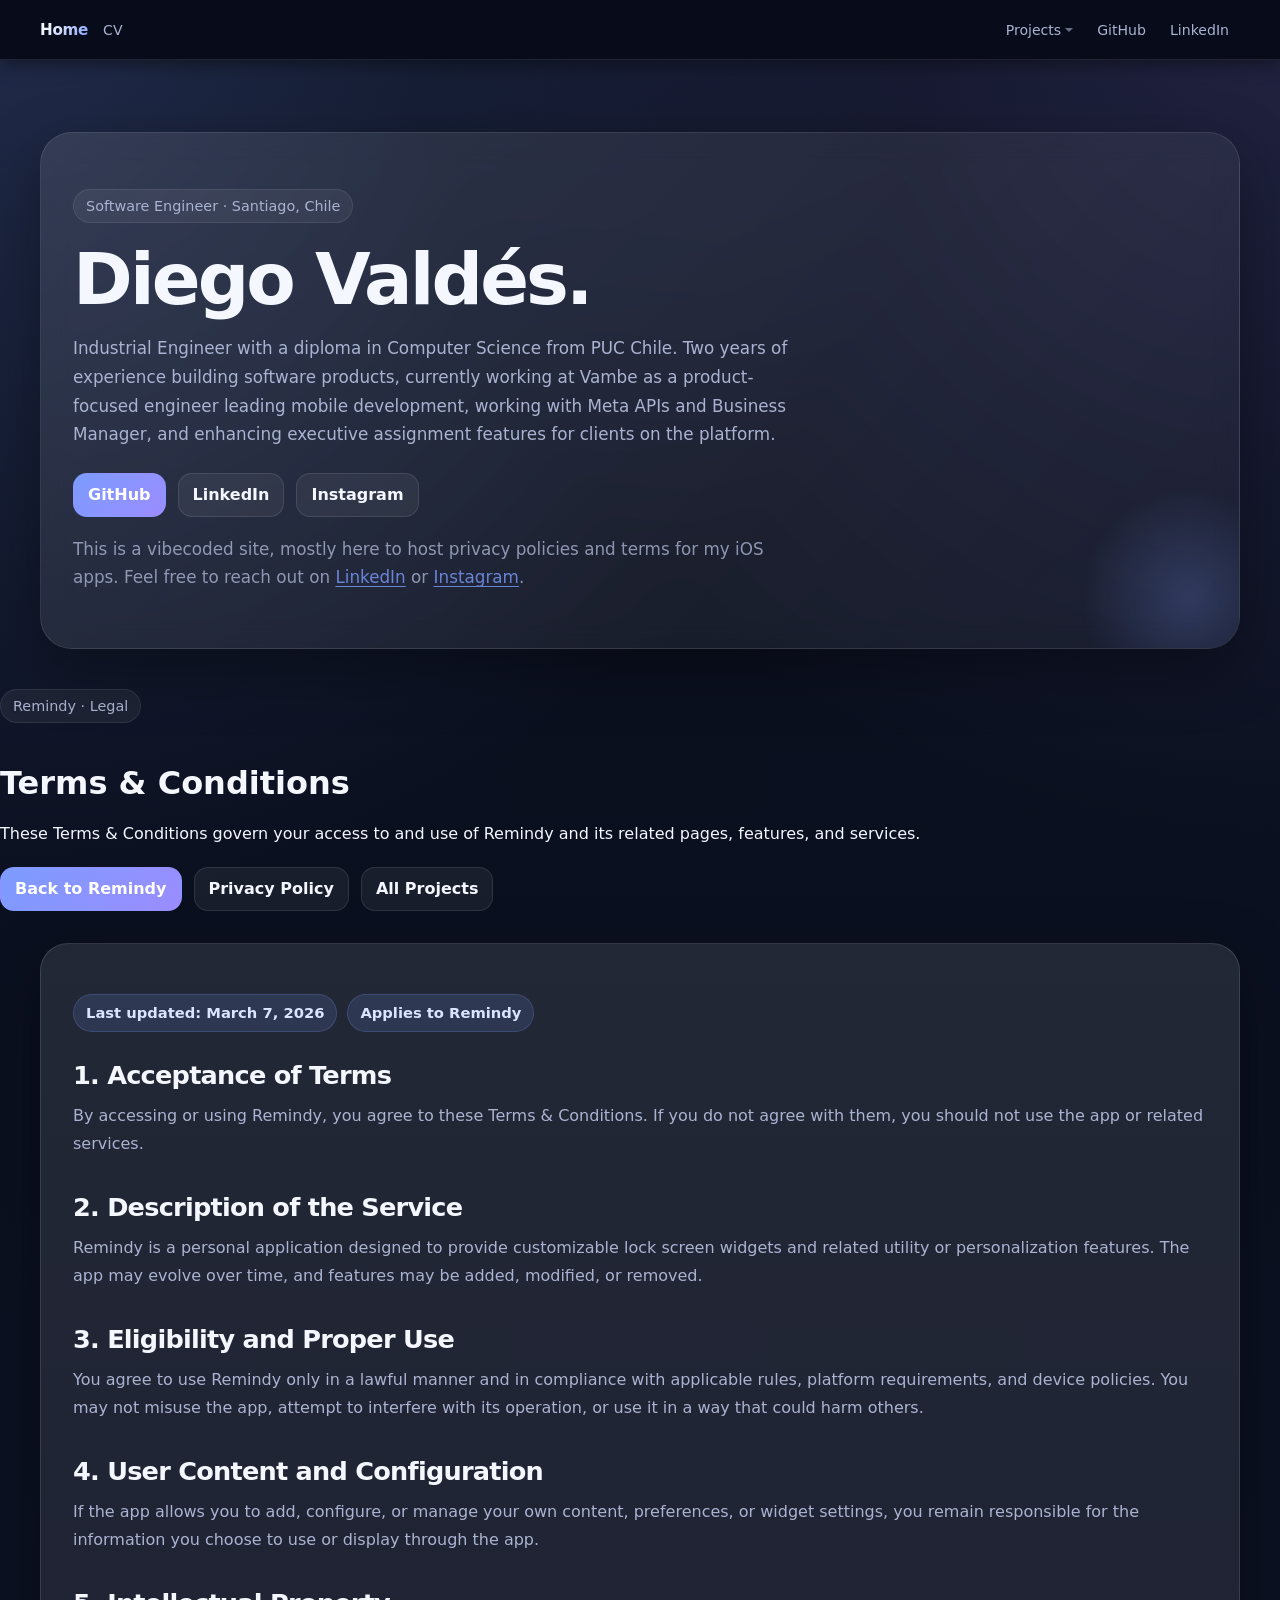
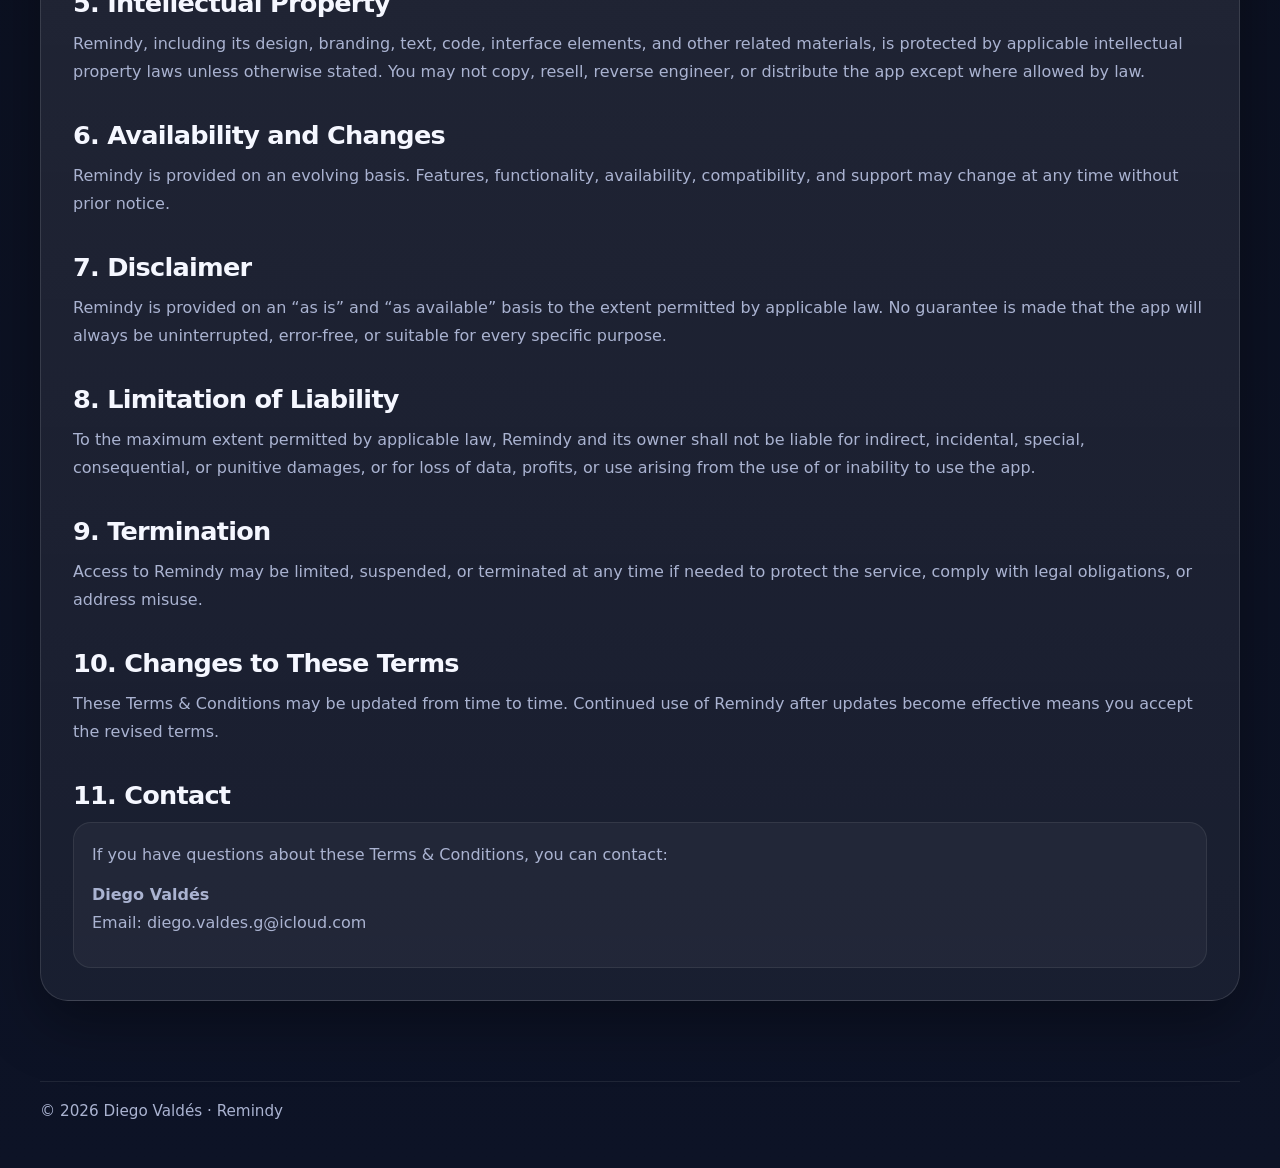
<file: remindy/terms/index.html>
<!doctype html>
<html lang="en">
<head>
  <meta charset="UTF-8" />
  <meta name="viewport" content="width=device-width, initial-scale=1.0" />
  <title>Remindy · Terms & Conditions</title>
  <meta
    name="description"
    content="Terms and Conditions for Remindy."
  />
  <meta property="og:title" content="Remindy · Terms & Conditions" />
  <meta property="og:type" content="website" />
  <meta property="og:url" content="https://dvaldesg.github.io/remindy/terms/" />
  <link rel="icon" href="/assets/remindy-app-logo.png" />
  <link rel="stylesheet" href="/css/styles.css" />
  <script src="/components/site-nav.js"></script>
  <script src="/components/site-footer.js"></script>
  <script src="/components/page-hero.js"></script>
</head>
<body>
  <site-nav></site-nav>

  <page-hero>
    <div class="eyebrow">Remindy · Legal</div>
    <h1>Terms & Conditions</h1>
    <p>
      These Terms & Conditions govern your access to and use of Remindy and its related
      pages, features, and services.
    </p>
    <div class="top-actions">
      <a class="button primary" href="/remindy/">Back to Remindy</a>
      <a class="button" href="/remindy/privacy-policy/">Privacy Policy</a>
      <a class="button" href="/">All Projects</a>
    </div>
  </page-hero>

  <main class="legal-shell">
    <div class="container">
      <article class="legal-card">
        <div class="legal-meta">
          <span class="legal-pill">Last updated: March 7, 2026</span>
          <span class="legal-pill">Applies to Remindy</span>
        </div>

        <div class="legal-content">
          <section class="legal-section">
            <h2>1. Acceptance of Terms</h2>
            <p>
              By accessing or using Remindy, you agree to these Terms & Conditions. If you do
              not agree with them, you should not use the app or related services.
            </p>
          </section>

          <section class="legal-section">
            <h2>2. Description of the Service</h2>
            <p>
              Remindy is a personal application designed to provide customizable lock screen
              widgets and related utility or personalization features. The app may evolve over
              time, and features may be added, modified, or removed.
            </p>
          </section>

          <section class="legal-section">
            <h2>3. Eligibility and Proper Use</h2>
            <p>
              You agree to use Remindy only in a lawful manner and in compliance with applicable
              rules, platform requirements, and device policies. You may not misuse the app,
              attempt to interfere with its operation, or use it in a way that could harm others.
            </p>
          </section>

          <section class="legal-section">
            <h2>4. User Content and Configuration</h2>
            <p>
              If the app allows you to add, configure, or manage your own content, preferences,
              or widget settings, you remain responsible for the information you choose to use or
              display through the app.
            </p>
          </section>

          <section class="legal-section">
            <h2>5. Intellectual Property</h2>
            <p>
              Remindy, including its design, branding, text, code, interface elements, and other
              related materials, is protected by applicable intellectual property laws unless
              otherwise stated. You may not copy, resell, reverse engineer, or distribute the app
              except where allowed by law.
            </p>
          </section>

          <section class="legal-section">
            <h2>6. Availability and Changes</h2>
            <p>
              Remindy is provided on an evolving basis. Features, functionality, availability,
              compatibility, and support may change at any time without prior notice.
            </p>
          </section>

          <section class="legal-section">
            <h2>7. Disclaimer</h2>
            <p>
              Remindy is provided on an “as is” and “as available” basis to the extent permitted
              by applicable law. No guarantee is made that the app will always be uninterrupted,
              error-free, or suitable for every specific purpose.
            </p>
          </section>

          <section class="legal-section">
            <h2>8. Limitation of Liability</h2>
            <p>
              To the maximum extent permitted by applicable law, Remindy and its owner shall not
              be liable for indirect, incidental, special, consequential, or punitive damages, or
              for loss of data, profits, or use arising from the use of or inability to use the app.
            </p>
          </section>

          <section class="legal-section">
            <h2>9. Termination</h2>
            <p>
              Access to Remindy may be limited, suspended, or terminated at any time if needed to
              protect the service, comply with legal obligations, or address misuse.
            </p>
          </section>

          <section class="legal-section">
            <h2>10. Changes to These Terms</h2>
            <p>
              These Terms & Conditions may be updated from time to time. Continued use of Remindy
              after updates become effective means you accept the revised terms.
            </p>
          </section>

          <section class="legal-section">
            <h2>11. Contact</h2>
            <div class="contact-box">
              <p>
                If you have questions about these Terms & Conditions, you can contact:
              </p>
              <p>
                <strong>Diego Valdés</strong><br />
                Email: <a href="mailto:diego.valdes.g@icloud.com">diego.valdes.g@icloud.com</a>
              </p>
            </div>
          </section>
        </div>
      </article>
    </div>
  </main>

  <site-footer suffix="Remindy"></site-footer>
</body>
</html>
</file>
<file: css/styles.css>
:root {
  --bg: #0b1020;
  --bg-soft: #121933;
  --card: rgba(255, 255, 255, 0.08);
  --card-border: rgba(255, 255, 255, 0.12);
  --text: #f5f7ff;
  --muted: #aab3d1;
  --accent: #7c9cff;
  --accent-2: #9b8cff;
  --shadow: 0 20px 60px rgba(0, 0, 0, 0.35);
  --radius-xl: 28px;
  --radius-lg: 20px;
  --radius-md: 16px;
  --max-width: 1200px;
}

* {
  box-sizing: border-box;
}

html {
  scroll-behavior: smooth;
  background: #0b1020;
}

body {
  margin: 0;
  padding-top: 60px;
  font-family: Inter, ui-sans-serif, system-ui, -apple-system, BlinkMacSystemFont,
    "Segoe UI", Roboto, Helvetica, Arial, sans-serif;
  color: var(--text);
  background:
    radial-gradient(circle at top left, rgba(124, 156, 255, 0.2), transparent 30%),
    radial-gradient(circle at top right, rgba(155, 140, 255, 0.16), transparent 28%),
    linear-gradient(180deg, #0a0f1d 0%, #0b1020 40%, #0d1326 100%);
  min-height: 100vh;
}

/* ── Custom element wrappers ── */
site-nav,
site-footer,
page-hero,
vambe-experience,
makana-experience,
app-card {
  display: contents;
}

/* ── Fixed site nav ── */
.site-nav {
  position: fixed;
  top: 0;
  left: 0;
  right: 0;
  z-index: 100;
  height: 60px;
  background: #080c1a;
  border-bottom: 1px solid rgba(255, 255, 255, 0.1);
  box-shadow: 0 2px 20px rgba(0, 0, 0, 0.5);
}

.site-nav .container {
  height: 100%;
}

.site-nav-inner {
  display: flex;
  align-items: center;
  justify-content: space-between;
  height: 100%;
}

.site-nav-left {
  display: flex;
  align-items: center;
  gap: 4px;
}

.site-nav-brand {
  font-size: 0.95rem;
  font-weight: 700;
  letter-spacing: -0.02em;
  background: linear-gradient(135deg, var(--text) 20%, var(--accent));
  -webkit-background-clip: text;
  -webkit-text-fill-color: transparent;
  background-clip: text;
}

.site-nav-links {
  display: flex;
  align-items: center;
  gap: 2px;
}

.site-nav-links a,
.site-nav-left a:not(.site-nav-brand) {
  font-size: 0.88rem;
  font-weight: 500;
  color: var(--muted);
  padding: 6px 11px;
  border-radius: 8px;
  transition: color 150ms ease, background 150ms ease;
}

.site-nav-links a:hover,
.site-nav-left a:not(.site-nav-brand):hover {
  color: var(--text);
  background: rgba(255, 255, 255, 0.07);
}

/* ── Nav dropdown ── */
.nav-dropdown {
  position: relative;
}

.nav-dropdown-trigger {
  display: flex;
  align-items: center;
  gap: 4px;
}

.nav-dropdown-trigger::after {
  content: "";
  display: inline-block;
  width: 0;
  height: 0;
  border-left: 4px solid transparent;
  border-right: 4px solid transparent;
  border-top: 4px solid currentColor;
  opacity: 0.6;
  margin-top: 1px;
}

.nav-dropdown-menu {
  display: none;
  position: absolute;
  top: 100%;
  right: 0;
  min-width: 160px;
  background: #0d1126;
  border: 1px solid rgba(255, 255, 255, 0.1);
  border-radius: 10px;
  padding: 6px;
  padding-top: 14px;
  box-shadow: 0 8px 24px rgba(0, 0, 0, 0.5);
  z-index: 200;
}

.nav-dropdown:hover .nav-dropdown-menu,
.nav-dropdown:focus-within .nav-dropdown-menu {
  display: flex;
  flex-direction: column;
}

.nav-dropdown-menu a {
  display: flex !important;
  align-items: center;
  gap: 8px;
  padding: 8px 10px !important;
  border-radius: 7px;
  font-size: 0.88rem;
  font-weight: 500;
  color: var(--muted) !important;
  white-space: nowrap;
}

.nav-dropdown-menu a:hover {
  color: var(--text) !important;
  background: rgba(255, 255, 255, 0.07);
}

.nav-dropdown-icon {
  width: 20px;
  height: 20px;
  border-radius: 5px;
  flex-shrink: 0;
}

/* ── Hero note ── */
.hero-note {
  margin: 16px 0 0;
  font-size: 0.9rem;
  color: var(--muted);
  line-height: 1.6;
  opacity: 0.8;
}

.hero-note a {
  color: var(--accent);
  text-decoration: underline;
  text-underline-offset: 3px;
}

a {
  color: inherit;
  text-decoration: none;
}

.container {
  width: min(100% - 32px, var(--max-width));
  margin: 0 auto;
}

.hero {
  padding: 72px 0 40px;
}

.hero-inner {
  background: linear-gradient(
    135deg,
    rgba(255, 255, 255, 0.1),
    rgba(255, 255, 255, 0.04)
  );
  border: 1px solid rgba(255, 255, 255, 0.1);
  box-shadow: var(--shadow);
  border-radius: 32px;
  padding: 56px 32px;
  backdrop-filter: blur(14px);
  -webkit-backdrop-filter: blur(14px);
  position: relative;
  overflow: hidden;
}

.hero-inner::before {
  content: "";
  position: absolute;
  inset: auto -60px -60px auto;
  width: 220px;
  height: 220px;
  background: radial-gradient(circle, rgba(124, 156, 255, 0.22), transparent 70%);
  pointer-events: none;
}

.eyebrow {
  display: inline-flex;
  align-items: center;
  gap: 8px;
  font-size: 0.9rem;
  color: var(--muted);
  background: rgba(255, 255, 255, 0.06);
  border: 1px solid rgba(255, 255, 255, 0.08);
  padding: 8px 12px;
  border-radius: 999px;
  margin-bottom: 20px;
}

.hero h1 {
  margin: 0;
  font-size: clamp(2.2rem, 6vw, 4.5rem);
  line-height: 1.02;
  letter-spacing: -0.04em;
  max-width: 760px;
}

.hero p {
  margin: 18px 0 0;
  max-width: 720px;
  color: var(--muted);
  font-size: 1.05rem;
  line-height: 1.7;
}

.section {
  padding: 12px 0 72px;
}

.section-header {
  display: flex;
  justify-content: space-between;
  align-items: end;
  gap: 16px;
  margin-bottom: 24px;
}

.section-header h2 {
  margin: 0;
  font-size: clamp(1.5rem, 3vw, 2rem);
  letter-spacing: -0.03em;
}

.section-header p {
  margin: 6px 0 0;
  color: var(--muted);
  max-width: 720px;
}

.apps-grid {
  display: grid;
  grid-template-columns: repeat(12, 1fr);
  gap: 20px;
}

.app-card {
  display: block;
  grid-column: span 4;
  min-height: 100%;
  background: linear-gradient(
    180deg,
    rgba(255, 255, 255, 0.1),
    rgba(255, 255, 255, 0.05)
  );
  border: 1px solid var(--card-border);
  border-radius: var(--radius-xl);
  box-shadow: var(--shadow);
  overflow: hidden;
  transition: transform 180ms ease, border-color 180ms ease, background 180ms ease;
  position: relative;
}

.app-card:hover {
  transform: translateY(-4px);
  border-color: rgba(124, 156, 255, 0.45);
  background: linear-gradient(
    180deg,
    rgba(255, 255, 255, 0.12),
    rgba(255, 255, 255, 0.06)
  );
}

.app-visual {
  position: relative;
  aspect-ratio: 16 / 10;
  display: flex;
  align-items: center;
  justify-content: center;
  background:
    radial-gradient(circle at 20% 20%, rgba(124, 156, 255, 0.35), transparent 28%),
    radial-gradient(circle at 80% 30%, rgba(155, 140, 255, 0.28), transparent 24%),
    linear-gradient(135deg, #1b2450 0%, #111937 55%, #0f152d 100%);
  border-bottom: 1px solid rgba(255, 255, 255, 0.08);
}

.app-logo {
  width: 92px;
  height: 92px;
  border-radius: 24px;
  object-fit: cover;
  display: none;
  box-shadow: 0 10px 30px rgba(0, 0, 0, 0.28);
  border: 1px solid rgba(255, 255, 255, 0.18);
  background: #fff;
}

.app-logo.show {
  display: block;
}

.app-logo-placeholder {
  width: 92px;
  height: 92px;
  border-radius: 24px;
  display: flex;
  align-items: center;
  justify-content: center;
  font-size: 2rem;
  font-weight: 700;
  letter-spacing: -0.04em;
  color: white;
  background: linear-gradient(135deg, var(--accent), var(--accent-2));
  box-shadow: 0 10px 30px rgba(0, 0, 0, 0.25);
}

.app-body {
  padding: 22px;
}

.app-title-row {
  display: flex;
  align-items: center;
  justify-content: space-between;
  gap: 12px;
  margin-bottom: 10px;
}

.app-title {
  margin: 0;
  font-size: 1.35rem;
  letter-spacing: -0.03em;
}

.badge {
  font-size: 0.78rem;
  color: #dbe4ff;
  padding: 7px 10px;
  border-radius: 999px;
  background: rgba(124, 156, 255, 0.16);
  border: 1px solid rgba(124, 156, 255, 0.2);
  white-space: nowrap;
}

.app-description {
  margin: 0 0 18px;
  color: var(--muted);
  line-height: 1.65;
  min-height: 52px;
}

.app-links {
  display: flex;
  flex-wrap: wrap;
  gap: 10px;
}

.button {
  display: inline-flex;
  align-items: center;
  justify-content: center;
  gap: 8px;
  min-height: 44px;
  padding: 0 14px;
  border-radius: 14px;
  border: 1px solid rgba(255, 255, 255, 0.1);
  background: rgba(255, 255, 255, 0.06);
  color: var(--text);
  font-weight: 600;
  transition: background 180ms ease, border-color 180ms ease, transform 180ms ease;
}

.button:hover {
  background: rgba(255, 255, 255, 0.1);
  border-color: rgba(255, 255, 255, 0.18);
  transform: translateY(-1px);
}

.button.primary {
  background: linear-gradient(135deg, var(--accent), var(--accent-2));
  border-color: transparent;
  color: white;
}

.button.primary:hover {
  filter: brightness(1.06);
}

.footer {
  padding: 8px 0 48px;
}

.footer-inner {
  color: var(--muted);
  font-size: 0.95rem;
  border-top: 1px solid rgba(255, 255, 255, 0.08);
  padding-top: 20px;
}

.coming-soon {
  display: grid;
  place-items: center;
  min-height: 250px;
  text-align: center;
  padding: 24px;
  color: var(--muted);
  background: rgba(255, 255, 255, 0.04);
  border: 1px dashed rgba(255, 255, 255, 0.15);
  border-radius: var(--radius-xl);
  grid-column: span 8;
}

.coming-soon strong {
  display: block;
  color: var(--text);
  font-size: 1.05rem;
  margin-bottom: 8px;
}

/* ── Section CTA ── */
.section-cta {
  margin-bottom: 48px;
}

/* ── Experience cards ── */
.exp-list {
  display: flex;
  flex-direction: column;
  gap: 16px;
  margin-bottom: 48px;
}

.exp-card {
  background: linear-gradient(180deg, rgba(255, 255, 255, 0.08), rgba(255, 255, 255, 0.04));
  border: 1px solid var(--card-border);
  border-radius: var(--radius-xl);
  box-shadow: var(--shadow);
  padding: 28px;
}

.exp-header {
  display: flex;
  justify-content: space-between;
  align-items: start;
  gap: 16px;
  margin-bottom: 14px;
  flex-wrap: wrap;
}

.exp-company {
  display: flex;
  align-items: center;
  gap: 10px;
  font-size: 1.2rem;
  font-weight: 700;
  letter-spacing: -0.03em;
}

.ext-link {
  display: inline-flex;
  align-items: center;
  justify-content: center;
  width: 26px;
  height: 26px;
  border-radius: 7px;
  border: 1px solid rgba(124, 156, 255, 0.25);
  background: rgba(124, 156, 255, 0.1);
  color: var(--accent);
  flex-shrink: 0;
  transition: background 150ms ease, border-color 150ms ease, transform 150ms ease;
}

.ext-link:hover {
  background: rgba(124, 156, 255, 0.22);
  border-color: rgba(124, 156, 255, 0.5);
  transform: translateY(-1px);
}

.exp-role {
  color: var(--muted);
  font-size: 0.92rem;
  margin-top: 3px;
}

.exp-description {
  color: var(--muted);
  line-height: 1.7;
  margin: 0 0 18px;
}

/* ── Shared: top-actions ── */
.top-actions {
  display: flex;
  flex-wrap: wrap;
  gap: 12px;
  margin-top: 24px;
}

/* ── Shared: legal pages ── */
.legal-shell {
  padding: 32px 0 72px;
}

.legal-card {
  background: linear-gradient(
    180deg,
    rgba(255, 255, 255, 0.10),
    rgba(255, 255, 255, 0.05)
  );
  border: 1px solid rgba(255, 255, 255, 0.12);
  border-radius: 28px;
  box-shadow: 0 20px 60px rgba(0, 0, 0, 0.35);
  padding: 32px;
}

.legal-meta {
  display: flex;
  flex-wrap: wrap;
  gap: 10px;
  margin-top: 18px;
}

.legal-pill {
  display: inline-flex;
  align-items: center;
  min-height: 38px;
  padding: 0 12px;
  border-radius: 999px;
  background: rgba(124, 156, 255, 0.14);
  border: 1px solid rgba(124, 156, 255, 0.20);
  color: #dbe4ff;
  font-size: 0.92rem;
  font-weight: 600;
}

.legal-content {
  margin-top: 28px;
  display: grid;
  gap: 22px;
}

.legal-section h2 {
  margin: 0 0 12px;
  font-size: clamp(1.2rem, 2vw, 1.6rem);
  letter-spacing: -0.03em;
}

.legal-section p,
.legal-section li {
  color: var(--muted);
  line-height: 1.75;
}

.legal-section p {
  margin: 0 0 12px;
}

.legal-section ul {
  margin: 0;
  padding-left: 20px;
}

.contact-box {
  padding: 18px;
  border-radius: 18px;
  background: rgba(255, 255, 255, 0.04);
  border: 1px solid rgba(255, 255, 255, 0.08);
}

.contact-links {
  display: flex;
  flex-wrap: wrap;
  gap: 8px;
  margin-top: 14px;
}

.contact-link-btn {
  display: inline-flex;
  align-items: center;
  gap: 7px;
  padding: 8px 14px;
  border-radius: 10px;
  font-size: 0.88rem;
  font-weight: 500;
  color: var(--muted);
  background: rgba(255, 255, 255, 0.06);
  border: 1px solid rgba(255, 255, 255, 0.09);
  transition: color 150ms ease, background 150ms ease, border-color 150ms ease;
}

.contact-link-btn:hover {
  color: var(--text);
  background: rgba(255, 255, 255, 0.11);
  border-color: rgba(255, 255, 255, 0.16);
}

/* ── App page hero layout ── */
.app-hero-top {
  display: flex;
  align-items: center;
  gap: 20px;
  margin-bottom: 20px;
}

.app-hero-logo {
  width: 96px;
  height: 96px;
  border-radius: 22px;
  object-fit: cover;
  flex-shrink: 0;
  border: 1px solid rgba(255, 255, 255, 0.18);
  box-shadow: 0 10px 30px rgba(0, 0, 0, 0.3);
}

.app-hero-meta {
  display: flex;
  flex-direction: column;
  gap: 8px;
}

.app-hero-meta .eyebrow {
  margin-bottom: 0;
}

.app-hero-title-row {
  display: flex;
  align-items: center;
  gap: 14px;
  flex-wrap: wrap;
}

.app-hero-title-row h1 {
  margin: 0;
}

@media (max-width: 640px) {
  .app-hero-logo {
    width: 72px;
    height: 72px;
    border-radius: 18px;
  }
}

/* ── Shared: remindy app page ── */
.page-shell {
  padding: 32px 0 72px;
}

.page-grid {
  display: grid;
  grid-template-columns: repeat(12, 1fr);
  gap: 20px;
  margin-top: 24px;
}

.content-card {
  grid-column: span 12;
  background: linear-gradient(
    180deg,
    rgba(255, 255, 255, 0.10),
    rgba(255, 255, 255, 0.05)
  );
  border: 1px solid rgba(255, 255, 255, 0.12);
  border-radius: 28px;
  box-shadow: 0 20px 60px rgba(0, 0, 0, 0.35);
  padding: 28px;
}

.content-card h2 {
  margin-top: 0;
  margin-bottom: 14px;
  font-size: clamp(1.35rem, 2vw, 1.8rem);
  letter-spacing: -0.03em;
}

.content-card p {
  color: var(--muted);
  line-height: 1.7;
  margin-top: 0;
}

.feature-grid {
  display: grid;
  grid-template-columns: repeat(12, 1fr);
  gap: 16px;
  margin-top: 18px;
}

.feature-item {
  grid-column: span 4;
  background: rgba(255, 255, 255, 0.05);
  border: 1px solid rgba(255, 255, 255, 0.08);
  border-radius: 20px;
  padding: 18px;
}

.feature-item-head {
  display: flex;
  align-items: center;
  justify-content: space-between;
  gap: 12px;
  margin-bottom: 8px;
}

.feature-item h3 {
  margin: 0;
  font-size: 1.05rem;
  letter-spacing: -0.02em;
}

.feature-item p {
  margin: 0;
  font-size: 0.96rem;
}

.pill-row {
  display: flex;
  flex-wrap: wrap;
  gap: 10px;
  margin-top: 18px;
}

.pill {
  display: inline-flex;
  align-items: center;
  min-height: 38px;
  padding: 0 12px;
  border-radius: 999px;
  background: rgba(124, 156, 255, 0.14);
  border: 1px solid rgba(124, 156, 255, 0.20);
  color: #dbe4ff;
  font-size: 0.92rem;
  font-weight: 600;
}

.stack-section {
  margin-top: 18px;
}

.stack-label {
  margin-bottom: 10px;
  color: var(--muted);
  font-size: 0.85rem;
  font-weight: 700;
  letter-spacing: 0.08em;
  text-transform: uppercase;
}

.stack-pill {
  gap: 8px;
}

.stack-pill-icon {
  display: inline-flex;
  align-items: center;
  justify-content: center;
  color: var(--accent);
}

.changelog-list {
  display: flex;
  flex-direction: column;
  gap: 14px;
  margin-top: 20px;
}

.changelog-item {
  padding: 18px;
  border-radius: 18px;
  background: rgba(255, 255, 255, 0.04);
  border: 1px solid rgba(255, 255, 255, 0.08);
}

.changelog-item-header {
  display: flex;
  justify-content: space-between;
  align-items: center;
  gap: 12px;
  margin-bottom: 10px;
  flex-wrap: wrap;
}

.changelog-version {
  font-size: 1rem;
  font-weight: 700;
  letter-spacing: -0.02em;
}

.changelog-date {
  color: var(--muted);
  font-size: 0.92rem;
}

.changelog-item ul {
  margin: 0;
  padding-left: 18px;
  color: var(--muted);
  line-height: 1.7;
}

.mini-note {
  margin-top: 14px;
  color: var(--muted);
  font-size: 0.95rem;
}

@media (max-width: 900px) {
  .feature-item {
    grid-column: span 6;
  }
}

@media (max-width: 980px) {
  .app-card,
  .coming-soon {
    grid-column: span 6;
  }
}

@media (max-width: 640px) {
  .hero {
    padding-top: 36px;
  }

  .hero-inner {
    padding: 32px 20px;
    border-radius: 24px;
  }

  .section {
    padding-bottom: 48px;
  }

  .apps-grid {
    gap: 16px;
  }

  .app-card,
  .coming-soon {
    grid-column: span 12;
  }

  .app-title-row {
    align-items: start;
    flex-direction: column;
  }

  .legal-shell,
  .page-shell {
    padding-top: 12px;
  }

  .legal-card,
  .content-card {
    padding: 22px 18px;
    border-radius: 22px;
  }

  .feature-item {
    grid-column: span 12;
  }
}
</file>
